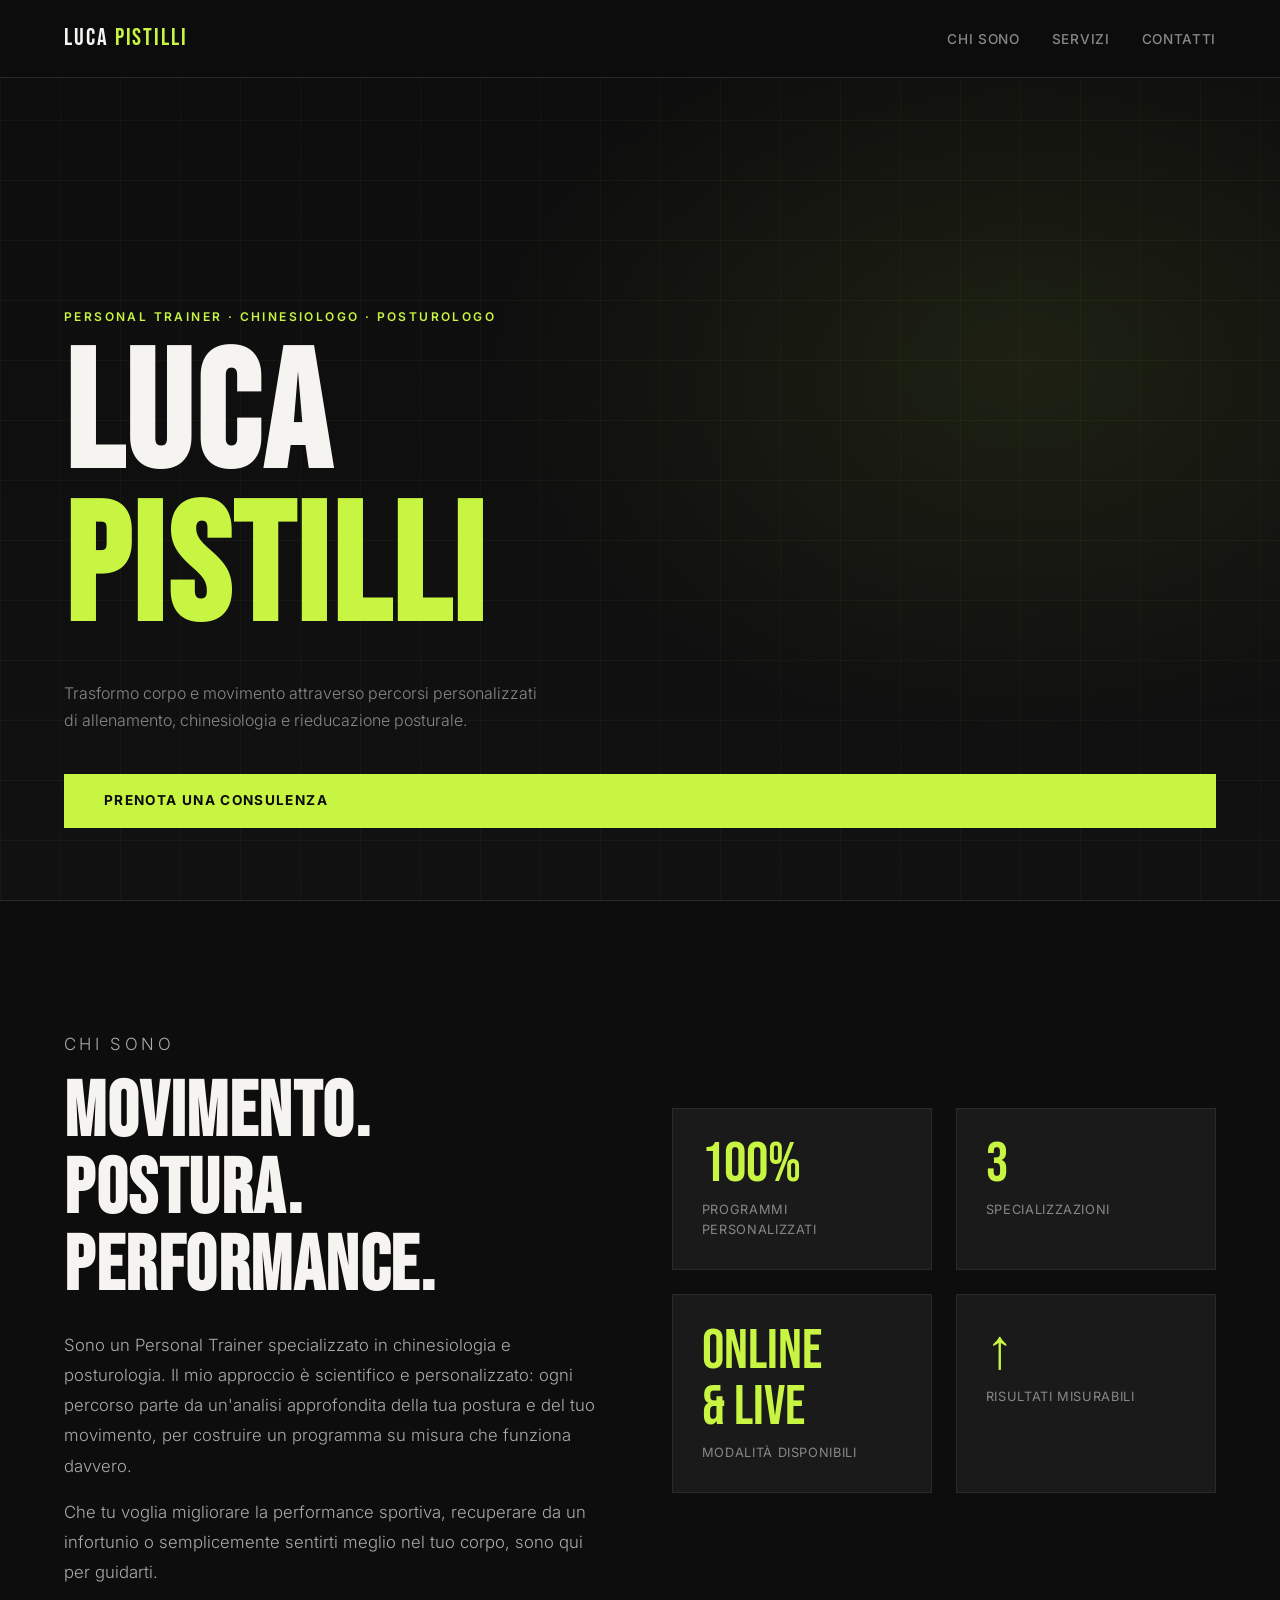
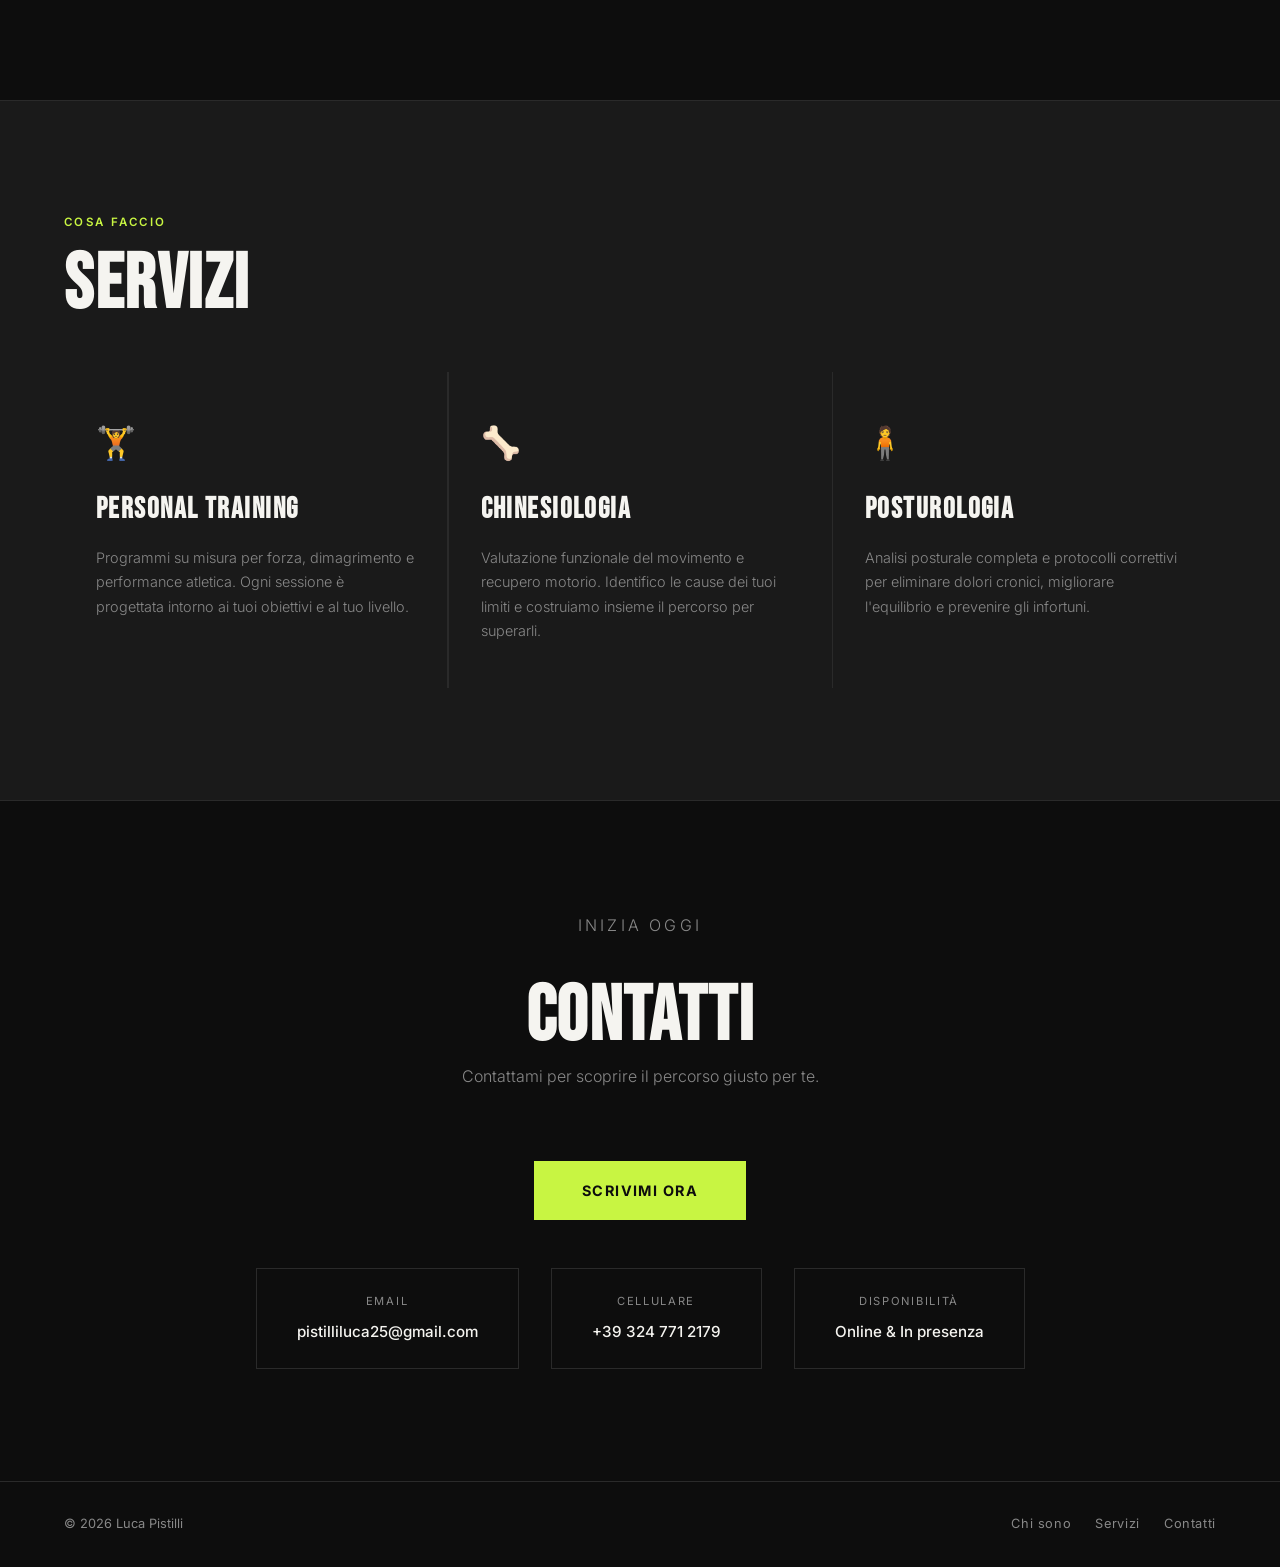
<file: index.html>
<!DOCTYPE html>
<html lang="it">
<head>
  <meta charset="UTF-8" />
  <meta name="viewport" content="width=device-width, initial-scale=1.0" />
  <title>Luca Pistilli – Personal Trainer</title>
  <link href="https://fonts.googleapis.com/css2?family=Bebas+Neue&family=Inter:wght@300;400;500;600&display=swap" rel="stylesheet" />
  <style>
    *, *::before, *::after { box-sizing: border-box; margin: 0; padding: 0; }

    :root {
      --black: #0d0d0d;
      --white: #f5f4f0;
      --accent: #c8f542;       /* electric lime – energy, movement */
      --mid: #1a1a1a;
      --muted: #888;
      --border: #2a2a2a;
    }

    html { scroll-behavior: smooth; }

    body {
      background: var(--black);
      color: var(--white);
      font-family: 'Inter', sans-serif;
      font-size: 16px;
      line-height: 1.6;
    }

    /* ── NAV ── */
    nav {
      position: fixed;
      top: 0; left: 0; right: 0;
      z-index: 100;
      display: flex;
      justify-content: space-between;
      align-items: center;
      padding: 1.2rem 5vw;
      background: rgba(13,13,13,0.92);
      backdrop-filter: blur(8px);
      border-bottom: 1px solid var(--border);
    }

    .nav-logo {
      font-family: 'Bebas Neue', sans-serif;
      font-size: 1.5rem;
      letter-spacing: 0.08em;
      color: var(--white);
      text-decoration: none;
    }

    .nav-logo span { color: var(--accent); }

    .nav-links { display: flex; gap: 2rem; list-style: none; }
    .nav-links a {
      color: var(--muted);
      text-decoration: none;
      font-size: 0.85rem;
      font-weight: 500;
      letter-spacing: 0.05em;
      text-transform: uppercase;
      transition: color 0.2s;
    }
    .nav-links a:hover { color: var(--accent); }

    /* ── HERO ── */
    #hero {
      min-height: 100vh;
      display: flex;
      flex-direction: column;
      justify-content: flex-end;
      padding: 0 5vw 8vh;
      position: relative;
      overflow: hidden;
    }

    .hero-bg {
      position: absolute;
      inset: 0;
      background:
        radial-gradient(ellipse 60% 60% at 80% 40%, rgba(200,245,66,0.08) 0%, transparent 70%),
        linear-gradient(180deg, #0d0d0d 0%, #111 100%);
    }

    /* Animated grid lines – signature element */
    .hero-grid {
      position: absolute;
      inset: 0;
      background-image:
        linear-gradient(rgba(200,245,66,0.04) 1px, transparent 1px),
        linear-gradient(90deg, rgba(200,245,66,0.04) 1px, transparent 1px);
      background-size: 60px 60px;
      animation: gridShift 20s linear infinite;
    }
    @keyframes gridShift {
      0%   { background-position: 0 0; }
      100% { background-position: 60px 60px; }
    }

    .hero-eyebrow {
      position: relative;
      font-size: 0.75rem;
      font-weight: 600;
      letter-spacing: 0.2em;
      text-transform: uppercase;
      color: var(--accent);
      margin-bottom: 1rem;
    }

    .hero-title {
      position: relative;
      font-family: 'Bebas Neue', sans-serif;
      font-size: clamp(4rem, 13vw, 11rem);
      line-height: 0.92;
      letter-spacing: 0.02em;
      color: var(--white);
      margin-bottom: 2rem;
    }

    .hero-title em {
      font-style: normal;
      color: var(--accent);
      display: block;
    }

    .hero-sub {
      position: relative;
      max-width: 480px;
      color: var(--muted);
      font-size: 1rem;
      font-weight: 300;
      margin-bottom: 2.5rem;
      line-height: 1.7;
    }

    .hero-cta {
      position: relative;
      display: inline-block;
      background: var(--accent);
      color: var(--black);
      font-weight: 700;
      font-size: 0.85rem;
      letter-spacing: 0.1em;
      text-transform: uppercase;
      text-decoration: none;
      padding: 1rem 2.5rem;
      transition: transform 0.15s, box-shadow 0.15s;
    }
    .hero-cta:hover {
      transform: translateY(-2px);
      box-shadow: 0 8px 30px rgba(200,245,66,0.3);
    }

    /* ── SECTIONS SHARED ── */
    section { padding: 7rem 5vw; }
    .section-label {
      font-size: 0.72rem;
      font-weight: 600;
      letter-spacing: 0.2em;
      text-transform: uppercase;
      color: var(--accent);
      margin-bottom: 1rem;
    }
    .section-title {
      font-family: 'Bebas Neue', sans-serif;
      font-size: clamp(2.5rem, 6vw, 5rem);
      line-height: 1;
      letter-spacing: 0.02em;
      margin-bottom: 1.5rem;
    }

    /* ── CHI SONO ── */
    #chi-sono {
      border-top: 1px solid var(--border);
      display: grid;
      grid-template-columns: 1fr 1fr;
      gap: 4rem;
      align-items: center;
    }

    .chi-text p {
      color: #aaa;
      font-weight: 300;
      font-size: 1.05rem;
      line-height: 1.8;
      margin-top: 1rem;
    }

    .chi-stats {
      display: grid;
      grid-template-columns: 1fr 1fr;
      gap: 1.5rem;
    }

    .stat-card {
      border: 1px solid var(--border);
      padding: 1.8rem;
      background: var(--mid);
    }
    .stat-num {
      font-family: 'Bebas Neue', sans-serif;
      font-size: 3.5rem;
      color: var(--accent);
      line-height: 1;
    }
    .stat-label {
      font-size: 0.8rem;
      color: var(--muted);
      margin-top: 0.4rem;
      letter-spacing: 0.05em;
      text-transform: uppercase;
    }

    /* ── SERVIZI ── */
    #servizi {
      border-top: 1px solid var(--border);
      background: var(--mid);
    }

    .servizi-grid {
      display: grid;
      grid-template-columns: repeat(3, 1fr);
      gap: 1.5px;
      margin-top: 3rem;
      background: var(--border);
    }

    .servizio {
      background: var(--mid);
      padding: 2.8rem 2rem;
      position: relative;
      overflow: hidden;
      transition: background 0.2s;
    }
    .servizio::before {
      content: '';
      position: absolute;
      top: 0; left: 0; right: 0;
      height: 3px;
      background: var(--accent);
      transform: scaleX(0);
      transform-origin: left;
      transition: transform 0.3s;
    }
    .servizio:hover::before { transform: scaleX(1); }
    .servizio:hover { background: #1f1f1f; }

    .servizio-icon {
      font-size: 2rem;
      margin-bottom: 1.2rem;
    }
    .servizio h3 {
      font-family: 'Bebas Neue', sans-serif;
      font-size: 1.8rem;
      letter-spacing: 0.05em;
      margin-bottom: 0.8rem;
    }
    .servizio p {
      color: var(--muted);
      font-size: 0.9rem;
      line-height: 1.7;
      font-weight: 300;
    }

    /* ── CONTATTI ── */
    #contatti {
      border-top: 1px solid var(--border);
      text-align: center;
    }

    #contatti .section-title { margin-bottom: 0.5rem; }
    #contatti p {
      color: var(--muted);
      font-size: 1rem;
      max-width: 420px;
      margin: 0 auto 2.5rem;
      font-weight: 300;
    }

    .contact-grid {
      display: flex;
      justify-content: center;
      gap: 2rem;
      flex-wrap: wrap;
      margin-top: 3rem;
    }

    .contact-item {
      border: 1px solid var(--border);
      padding: 1.5rem 2.5rem;
      text-align: center;
      min-width: 180px;
    }
    .contact-item .ci-label {
      font-size: 0.7rem;
      letter-spacing: 0.15em;
      text-transform: uppercase;
      color: var(--muted);
      margin-bottom: 0.5rem;
    }
    .contact-item a, .contact-item span {
      color: var(--white);
      text-decoration: none;
      font-weight: 500;
      font-size: 0.95rem;
    }
    .contact-item a:hover { color: var(--accent); }

    .cta-big {
      display: inline-block;
      background: var(--accent);
      color: var(--black);
      font-weight: 700;
      font-size: 0.9rem;
      letter-spacing: 0.1em;
      text-transform: uppercase;
      text-decoration: none;
      padding: 1.1rem 3rem;
      margin-top: 2rem;
      transition: transform 0.15s, box-shadow 0.15s;
    }
    .cta-big:hover {
      transform: translateY(-2px);
      box-shadow: 0 8px 30px rgba(200,245,66,0.3);
    }

    /* ── FOOTER ── */
    footer {
      border-top: 1px solid var(--border);
      padding: 2rem 5vw;
      display: flex;
      justify-content: space-between;
      align-items: center;
      color: var(--muted);
      font-size: 0.8rem;
    }
    footer a {
      color: var(--muted);
      text-decoration: none;
      letter-spacing: 0.05em;
    }
    footer a:hover { color: var(--accent); }

    /* ── MOBILE ── */
    @media (max-width: 768px) {
      #chi-sono { grid-template-columns: 1fr; gap: 3rem; }
      .servizi-grid { grid-template-columns: 1fr; }
      .chi-stats { grid-template-columns: 1fr 1fr; }
      footer { flex-direction: column; gap: 1rem; text-align: center; }
      .contact-grid { flex-direction: column; align-items: center; }
    }
  </style>
</head>
<body>

  <!-- NAV -->
  <nav>
    <a href="#hero" class="nav-logo">Luca <span>Pistilli</span></a>
    <ul class="nav-links">
      <li><a href="#chi-sono">Chi sono</a></li>
      <li><a href="#servizi">Servizi</a></li>
      <li><a href="#contatti">Contatti</a></li>
    </ul>
  </nav>

  <!-- HERO -->
  <section id="hero">
    <div class="hero-bg"></div>
    <div class="hero-grid"></div>
    <p class="hero-eyebrow">Personal Trainer · Chinesiologo · Posturologo</p>
    <h1 class="hero-title">Luca<br><em>Pistilli</em></h1>
    <p class="hero-sub">Trasformo corpo e movimento attraverso percorsi personalizzati di allenamento, chinesiologia e rieducazione posturale.</p>
    <a href="#contatti" class="hero-cta">Prenota una consulenza</a>
  </section>

  <!-- CHI SONO -->
  <section id="chi-sono">
    <div class="chi-text">
      <p class="section-label">Chi sono</p>
      <h2 class="section-title">Movimento.<br>Postura.<br>Performance.</h2>
      <p>Sono un Personal Trainer specializzato in chinesiologia e posturologia. Il mio approccio è scientifico e personalizzato: ogni percorso parte da un'analisi approfondita della tua postura e del tuo movimento, per costruire un programma su misura che funziona davvero.</p>
      <p style="margin-top:1rem;">Che tu voglia migliorare la performance sportiva, recuperare da un infortunio o semplicemente sentirti meglio nel tuo corpo, sono qui per guidarti.</p>
    </div>
    <div class="chi-stats">
      <div class="stat-card">
        <div class="stat-num">100%</div>
        <div class="stat-label">Programmi personalizzati</div>
      </div>
      <div class="stat-card">
        <div class="stat-num">3</div>
        <div class="stat-label">Specializzazioni</div>
      </div>
      <div class="stat-card">
        <div class="stat-num">Online<br>& Live</div>
        <div class="stat-label">Modalità disponibili</div>
      </div>
      <div class="stat-card">
        <div class="stat-num">↑</div>
        <div class="stat-label">Risultati misurabili</div>
      </div>
    </div>
  </section>

  <!-- SERVIZI -->
  <section id="servizi">
    <p class="section-label">Cosa faccio</p>
    <h2 class="section-title">Servizi</h2>
    <div class="servizi-grid">
      <div class="servizio">
        <div class="servizio-icon">🏋️</div>
        <h3>Personal Training</h3>
        <p>Programmi su misura per forza, dimagrimento e performance atletica. Ogni sessione è progettata intorno ai tuoi obiettivi e al tuo livello.</p>
      </div>
      <div class="servizio">
        <div class="servizio-icon">🦴</div>
        <h3>Chinesiologia</h3>
        <p>Valutazione funzionale del movimento e recupero motorio. Identifico le cause dei tuoi limiti e costruiamo insieme il percorso per superarli.</p>
      </div>
      <div class="servizio">
        <div class="servizio-icon">🧍</div>
        <h3>Posturologia</h3>
        <p>Analisi posturale completa e protocolli correttivi per eliminare dolori cronici, migliorare l'equilibrio e prevenire gli infortuni.</p>
      </div>
    </div>
  </section>

  <!-- CONTATTI -->
  <section id="contatti">
    <p class="section-label">Inizia oggi</p>
    <h2 class="section-title">Contatti</h2>
    <p>Contattami per scoprire il percorso giusto per te.</p>
    <a href="mailto:pistilliluca25@gmail.com" class="cta-big">Scrivimi ora</a>
    <div class="contact-grid">
      <div class="contact-item">
        <div class="ci-label">Email</div>
        <a href="mailto:pistilliluca25@gmail.com">pistilliluca25@gmail.com</a>
      </div>
      <div class="contact-item">
        <div class="ci-label">Cellulare</div>
        <a href="tel:+393247712179">+39 324 771 2179</a>
      </div>
      <div class="contact-item">
        <div class="ci-label">Disponibilità</div>
        <span>Online & In presenza</span>
      </div>
    </div>
  </section>

  <!-- FOOTER -->
  <footer>
    <span>© 2026 Luca Pistilli</span>
    <nav style="display:flex;gap:1.5rem;border:none;position:static;padding:0;background:none;backdrop-filter:none;">
      <a href="#chi-sono">Chi sono</a>
      <a href="#servizi">Servizi</a>
      <a href="#contatti">Contatti</a>
    </nav>
  </footer>

</body>
</html>
</file>
